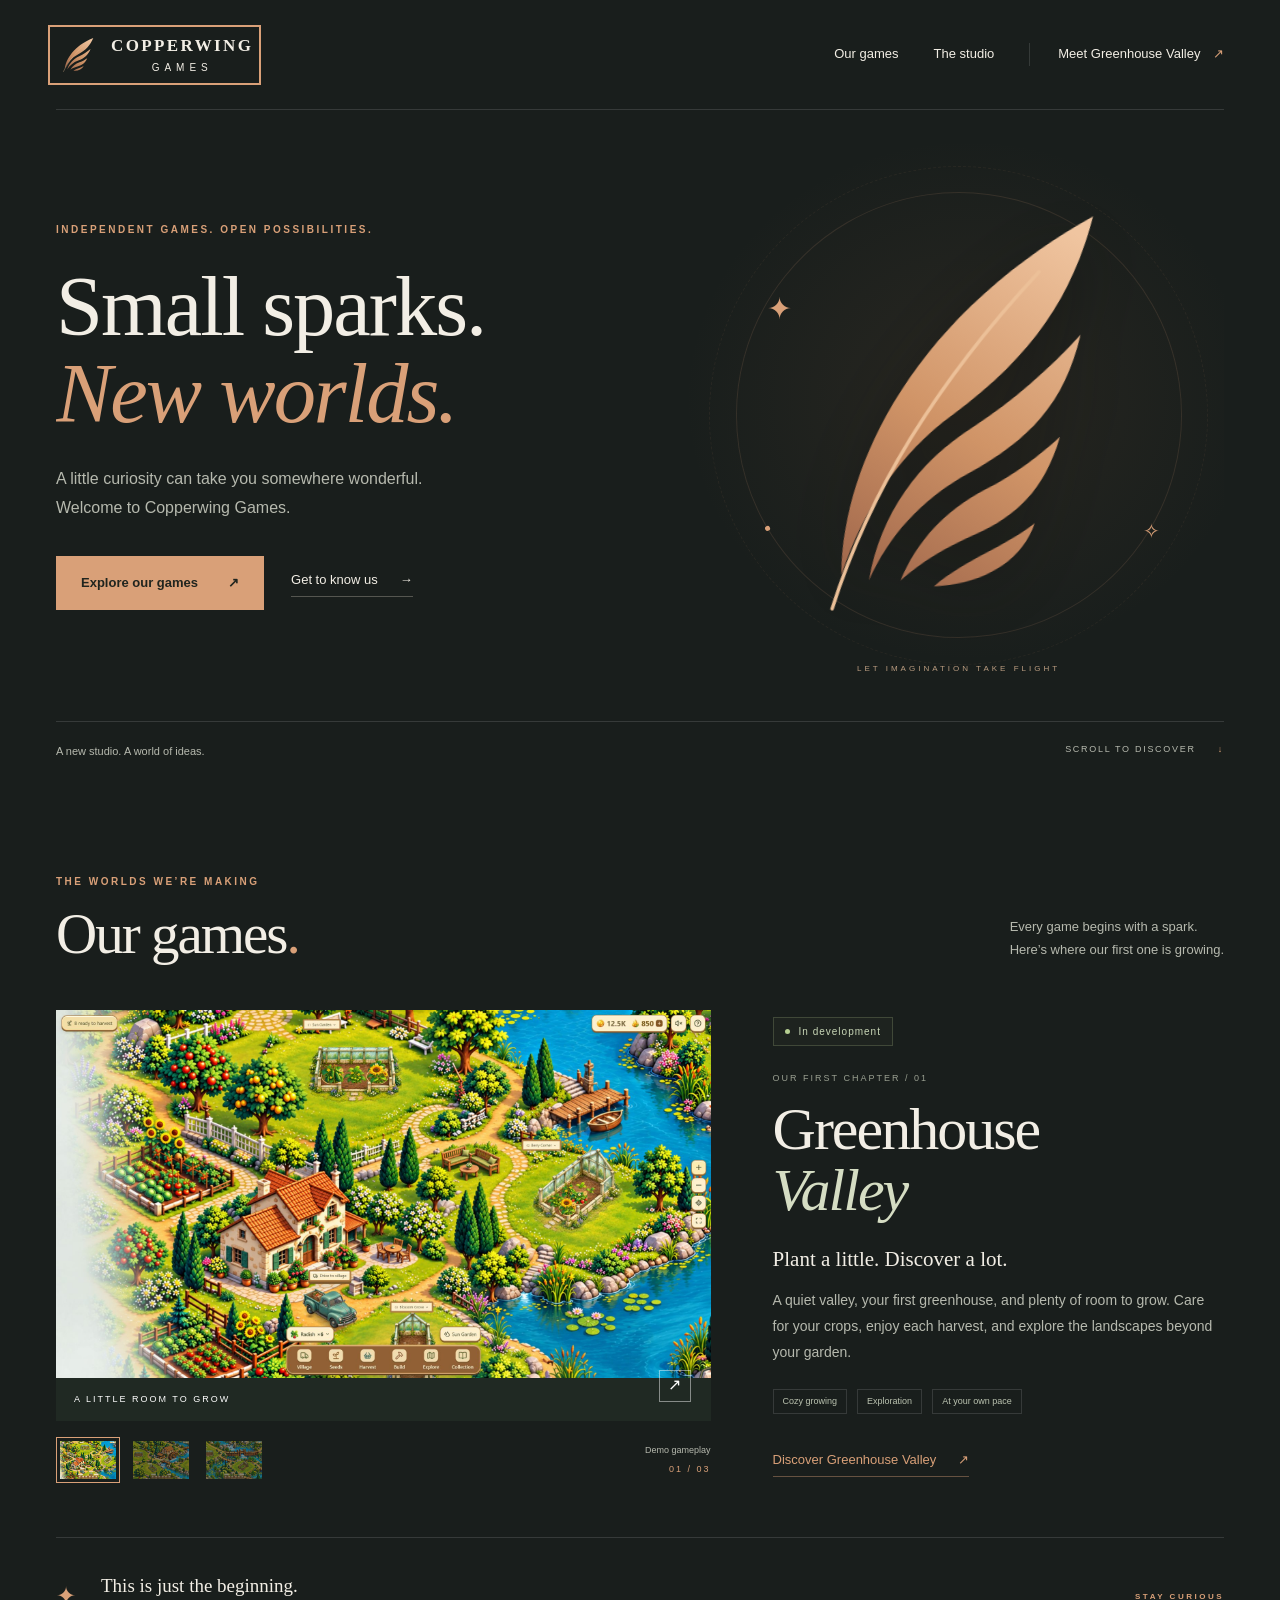
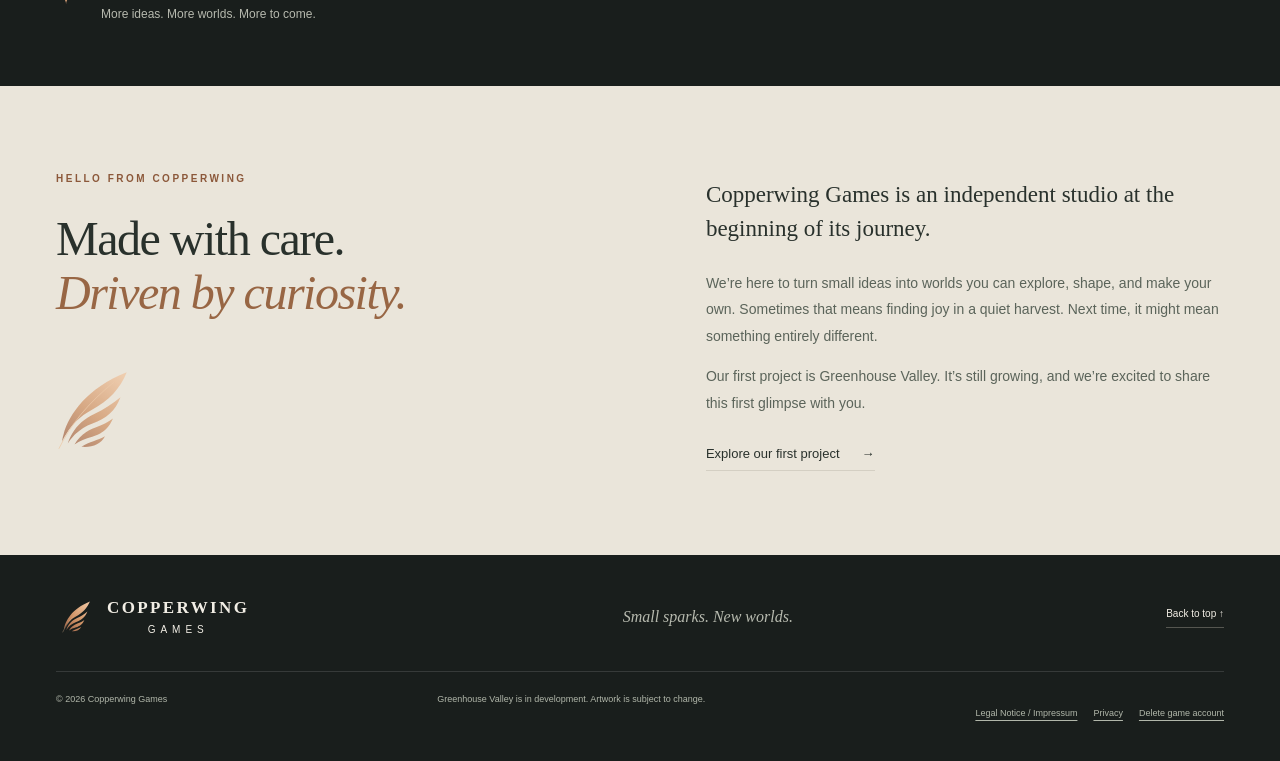
<file: index.html>
<!doctype html>
<html lang="en">
<head>
<meta charset="utf-8"><meta name="viewport" content="width=device-width,initial-scale=1">
<title>Copperwing Games — Small sparks. New worlds.</title>
<meta name="description" content="Welcome to Copperwing Games. Discover our worlds, starting with Greenhouse Valley, a cozy greenhouse game currently in development.">
<meta name="theme-color" content="#191e1c"><meta property="og:title" content="Copperwing Games"><meta property="og:description" content="Small sparks. New worlds. Discover Greenhouse Valley, currently in development."><meta property="og:type" content="website">
<link rel="icon" href="assets/wing.svg" type="image/svg+xml"><link rel="stylesheet" href="style.css"><script src="app.js" defer></script>
</head>
<body id="top">
<div class="brand-intro" hidden aria-label="Welcome to Copperwing Games">
  <div class="intro-glow" aria-hidden="true"></div>
  <div class="intro-flight" aria-hidden="true"><img src="assets/wing.svg" width="260" height="260" alt=""></div>
  <div class="intro-wordmark" aria-hidden="true">COPPERWING<span>GAMES</span><p>Let imagination take flight.</p></div>
  <button class="intro-skip" type="button">Skip intro <span aria-hidden="true">↗</span></button>
</div>
<a class="skip" href="#main">Skip to content</a>
<header class="header wrap"><a class="brand" href="#top" aria-label="Copperwing Games home"><img src="assets/wing.svg" width="44" height="44" alt=""><span>COPPERWING<small>GAMES</small></span></a><nav aria-label="Main navigation"><a href="#projects">Our games</a><a href="#studio">The studio</a><a class="nav-feature" href="https://greenhousevalley.net/">Meet Greenhouse Valley <span aria-hidden="true">↗</span></a></nav></header>
<main id="main">
<section class="hero wrap" aria-labelledby="hero-title">
<div class="hero-copy"><p class="eyebrow">INDEPENDENT GAMES. OPEN POSSIBILITIES.</p><h1 id="hero-title">Small sparks.<br><em>New worlds.</em></h1><p class="intro">A little curiosity can take you somewhere wonderful.<br class="desktop"> Welcome to Copperwing Games.</p><div class="hero-actions"><a class="button" href="#projects">Explore our games <span aria-hidden="true">↗</span></a><a class="text-link" href="#studio">Get to know us <span aria-hidden="true">→</span></a></div></div>
<div class="hero-art" aria-hidden="true"><div class="orbit orbit-one"></div><div class="orbit orbit-two"></div><span class="star star-one">✦</span><span class="star star-two">✧</span><img src="assets/wing.svg" width="440" height="440" alt=""><span class="art-caption">LET IMAGINATION TAKE FLIGHT</span></div>
<div class="hero-bottom"><span>A new studio. A world of ideas.</span><a href="#projects">SCROLL TO DISCOVER <span aria-hidden="true">↓</span></a></div>
</section>
<section class="projects wrap" id="projects" aria-labelledby="projects-title">
<div class="section-heading"><div><p class="eyebrow">THE WORLDS WE’RE MAKING</p><h2 id="projects-title">Our games<span class="copper">.</span></h2></div><p>Every game begins with a spark.<br>Here’s where our first one is growing.</p></div>
<article class="game-feature" aria-labelledby="game-title">
<div class="gallery" data-gallery>
<button class="gallery-main" data-enlarge aria-label="Enlarge the Greenhouse Valley screenshot"><img class="gallery-image" src="assets/greenhouse-starter.webp" alt="Starter farmhouse and planted standard greenhouses with the game interface visible" width="1920" height="1080"><span class="image-label">A LITTLE ROOM TO GROW</span><span class="expand-icon" aria-hidden="true">↗</span></button>
<div class="gallery-controls"><div class="gallery-tabs" role="group" aria-label="Choose a gameplay screenshot"><button class="thumb active" data-image="assets/greenhouse-starter.webp" data-alt="Starter farmhouse and planted standard greenhouses with the game interface visible" data-caption="A little room to grow" aria-label="Show the starter garden" aria-pressed="true"><img src="assets/greenhouse-starter.webp" alt="" width="80" height="50"></button><button class="thumb" data-image="assets/greenhouse-watermill.webp" data-alt="Watermill and Copper Art Nouveau greenhouse with crops at different growth stages" data-caption="Life by the watermill" aria-label="Show the watermill" aria-pressed="false"><img src="assets/greenhouse-watermill.webp" alt="" width="80" height="50" loading="lazy"></button><button class="thumb" data-image="assets/greenhouse-sluice.webp" data-alt="Water sluice and Woodland Atelier greenhouse growing rice and taro" data-caption="A quiet corner of the wetlands" aria-label="Show the water sluice" aria-pressed="false"><img src="assets/greenhouse-sluice.webp" alt="" width="80" height="50" loading="lazy"></button></div><span class="gallery-note">Demo gameplay <span data-count>01 / 03</span></span></div>
</div>
<div class="game-copy"><span class="status"><span></span> In development</span><p class="project-number">OUR FIRST CHAPTER / 01</p><h3 id="game-title">Greenhouse<br><em>Valley</em></h3><p class="game-tagline">Plant a little. Discover a lot.</p><p>A quiet valley, your first greenhouse, and plenty of room to grow. Care for your crops, enjoy each harvest, and explore the landscapes beyond your garden.</p><ul class="tags" aria-label="Game themes"><li>Cozy growing</li><li>Exploration</li><li>At your own pace</li></ul><a class="text-link copper-link" href="https://greenhousevalley.net/">Discover Greenhouse Valley <span aria-hidden="true">↗</span></a></div>
</article>
<div class="next-chapter"><span class="small-wing" aria-hidden="true">✦</span><p>This is just the beginning.<span>More ideas. More worlds. More to come.</span></p><span class="chapter-line" aria-hidden="true"></span><span class="eyebrow">STAY CURIOUS</span></div>
</section>
<section class="studio" id="studio" aria-labelledby="studio-title"><div class="wrap studio-inner"><div class="studio-heading"><p class="eyebrow">HELLO FROM COPPERWING</p><h2 id="studio-title">Made with care.<br><em>Driven by curiosity.</em></h2><img src="assets/wing.svg" alt="" width="100" height="100" loading="lazy"></div><div class="studio-copy"><p class="large-copy">Copperwing Games is an independent studio at the beginning of its journey.</p><p>We’re here to turn small ideas into worlds you can explore, shape, and make your own. Sometimes that means finding joy in a quiet harvest. Next time, it might mean something entirely different.</p><p>Our first project is Greenhouse Valley. It’s still growing, and we’re excited to share this first glimpse with you.</p><a class="text-link" href="https://greenhousevalley.net/">Explore our first project <span aria-hidden="true">→</span></a></div></div></section>
</main>
<footer class="footer wrap"><div class="footer-top"><a class="brand" href="#top"><img src="assets/wing.svg" width="40" height="40" alt=""><span>COPPERWING<small>GAMES</small></span></a><p>Small sparks. New worlds.</p><a class="text-link" href="#top">Back to top ↑</a></div><div class="footer-bottom"><span>© 2026 Copperwing Games</span><span>Greenhouse Valley is in development. Artwork is subject to change.</span><nav class="legal-footer" aria-label="Privacy and account"><a href="impressum/">Legal Notice / Impressum</a><a href="greenhouse-valley/privacy/">Privacy</a><a href="greenhouse-valley/delete-account/">Delete game account</a></nav></div></footer>
<dialog class="lightbox" aria-label="Greenhouse Valley artwork"><button class="close" aria-label="Close artwork">×</button><img alt=""><p></p></dialog>
</body></html>
</file>
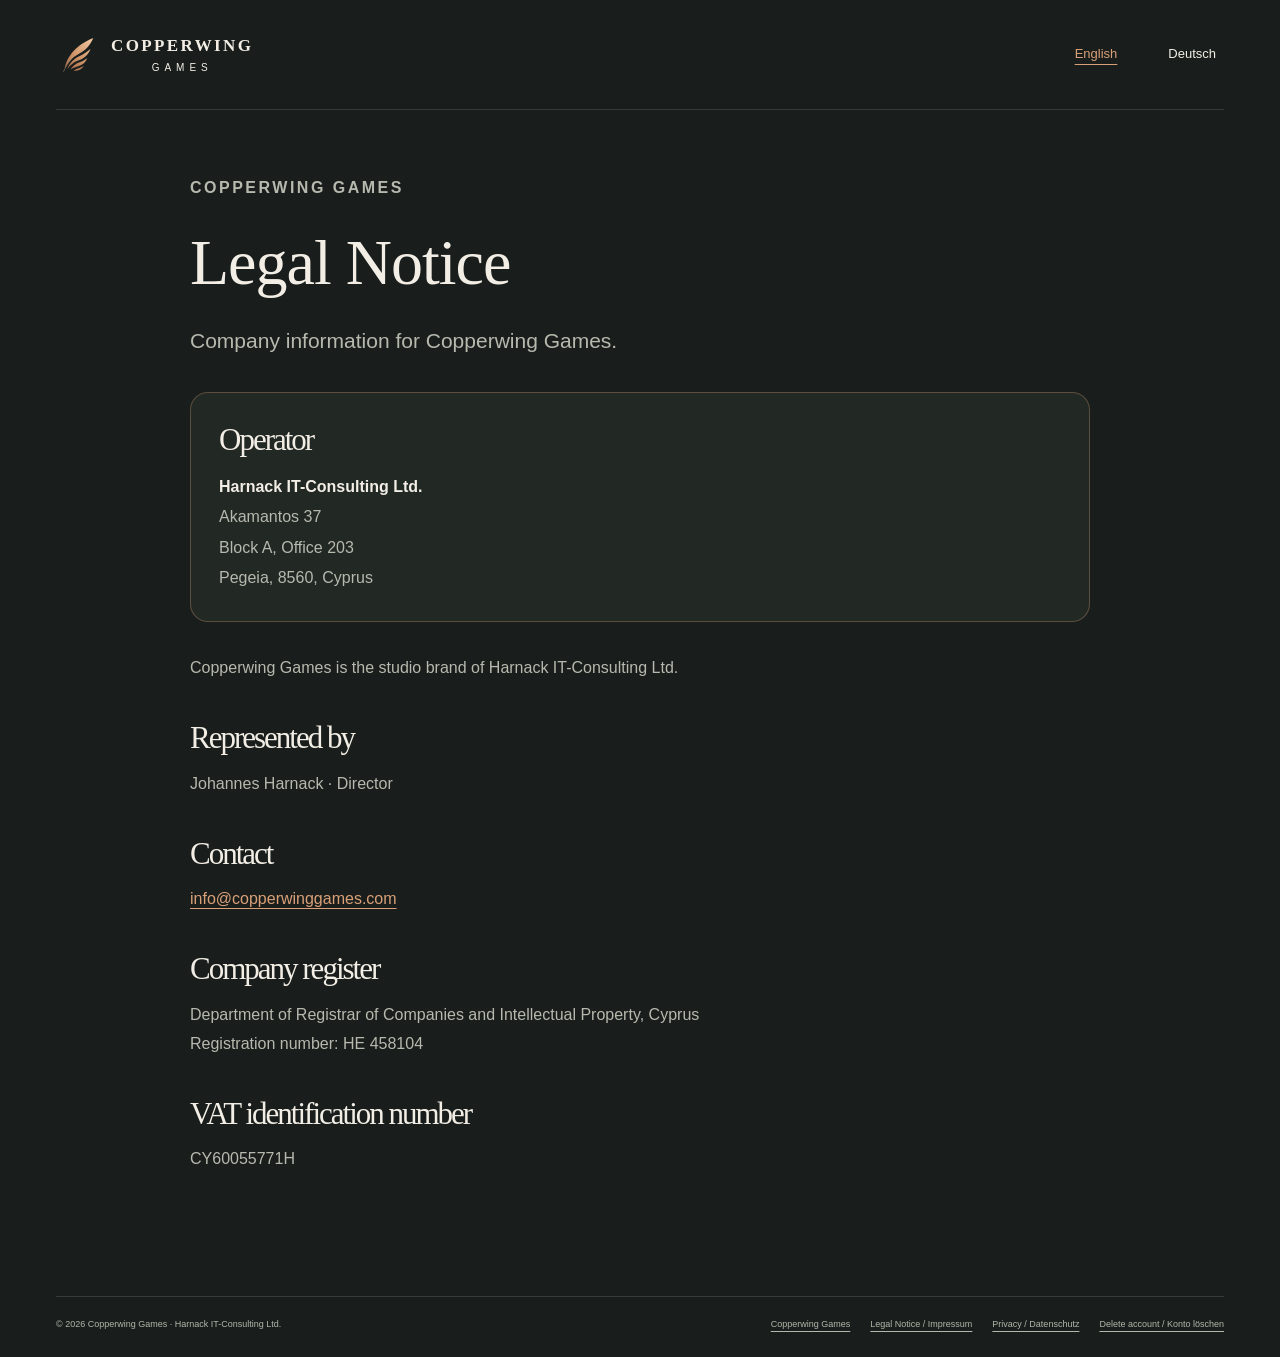
<file: impressum/index.html>
<!doctype html><html lang="en"><head><meta charset="utf-8"><meta name="viewport" content="width=device-width,initial-scale=1"><title>Legal Notice / Impressum · Copperwing Games</title><meta name="description" content="Company and contact details for Copperwing Games, operated by Harnack IT-Consulting Ltd."><meta name="theme-color" content="#191e1c"><link rel="icon" href="../assets/wing.svg" type="image/svg+xml"><link rel="stylesheet" href="../style.css"><link rel="stylesheet" href="../legal.css"><script src="../legal.js" defer></script></head><body><a class="skip" href="#main">Skip to content</a><header class="header wrap legal-header"><a class="brand" href="../" aria-label="Copperwing Games home"><img src="../assets/wing.svg" width="44" height="44" alt=""><span>COPPERWING<small>GAMES</small></span></a><nav aria-label="Language"><a href="#en" data-language="en" lang="en">English</a><a href="#de" data-language="de" lang="de">Deutsch</a></nav></header><main id="main" class="legal-page wrap"><article id="de" lang="de" data-content-language="de"><p class="eyebrow">COPPERWING GAMES</p><h1>Impressum</h1><p class="legal-lead">Angaben zum Betreiber von Copperwing Games.</p><div class="legal-card"><h2>Betreiber</h2><address><strong>Harnack IT-Consulting Ltd.</strong><br>Akamantos 37<br>Block A, Office 203<br>Pegeia, 8560, Cyprus</address></div><p>Copperwing Games ist der Markenauftritt von Harnack IT-Consulting Ltd.</p><h2>Vertreten durch</h2><p>Johannes Harnack · Director</p><h2>Kontakt</h2><p><a href="mailto:info@copperwinggames.com">info@copperwinggames.com</a></p><h2>Unternehmensregister</h2><p>Department of Registrar of Companies and Intellectual Property, Cyprus<br>Registrierungsnummer: ΗΕ 458104</p><h2>Umsatzsteuer-Identifikationsnummer</h2><p>CY60055771H</p></article><article id="en" lang="en" data-content-language="en"><p class="eyebrow">COPPERWING GAMES</p><h1>Legal Notice</h1><p class="legal-lead">Company information for Copperwing Games.</p><div class="legal-card"><h2>Operator</h2><address><strong>Harnack IT-Consulting Ltd.</strong><br>Akamantos 37<br>Block A, Office 203<br>Pegeia, 8560, Cyprus</address></div><p>Copperwing Games is the studio brand of Harnack IT-Consulting Ltd.</p><h2>Represented by</h2><p>Johannes Harnack · Director</p><h2>Contact</h2><p><a href="mailto:info@copperwinggames.com">info@copperwinggames.com</a></p><h2>Company register</h2><p>Department of Registrar of Companies and Intellectual Property, Cyprus<br>Registration number: ΗΕ 458104</p><h2>VAT identification number</h2><p>CY60055771H</p></article></main><footer class="footer wrap"><div class="footer-bottom"><span>© 2026 Copperwing Games · Harnack IT-Consulting Ltd.</span><nav aria-label="Legal"><a href="../">Copperwing Games</a><a href="./">Legal Notice / Impressum</a><a href="../greenhouse-valley/privacy/">Privacy / Datenschutz</a><a href="../greenhouse-valley/delete-account/">Delete account / Konto löschen</a></nav></div></footer></body></html>
</file>
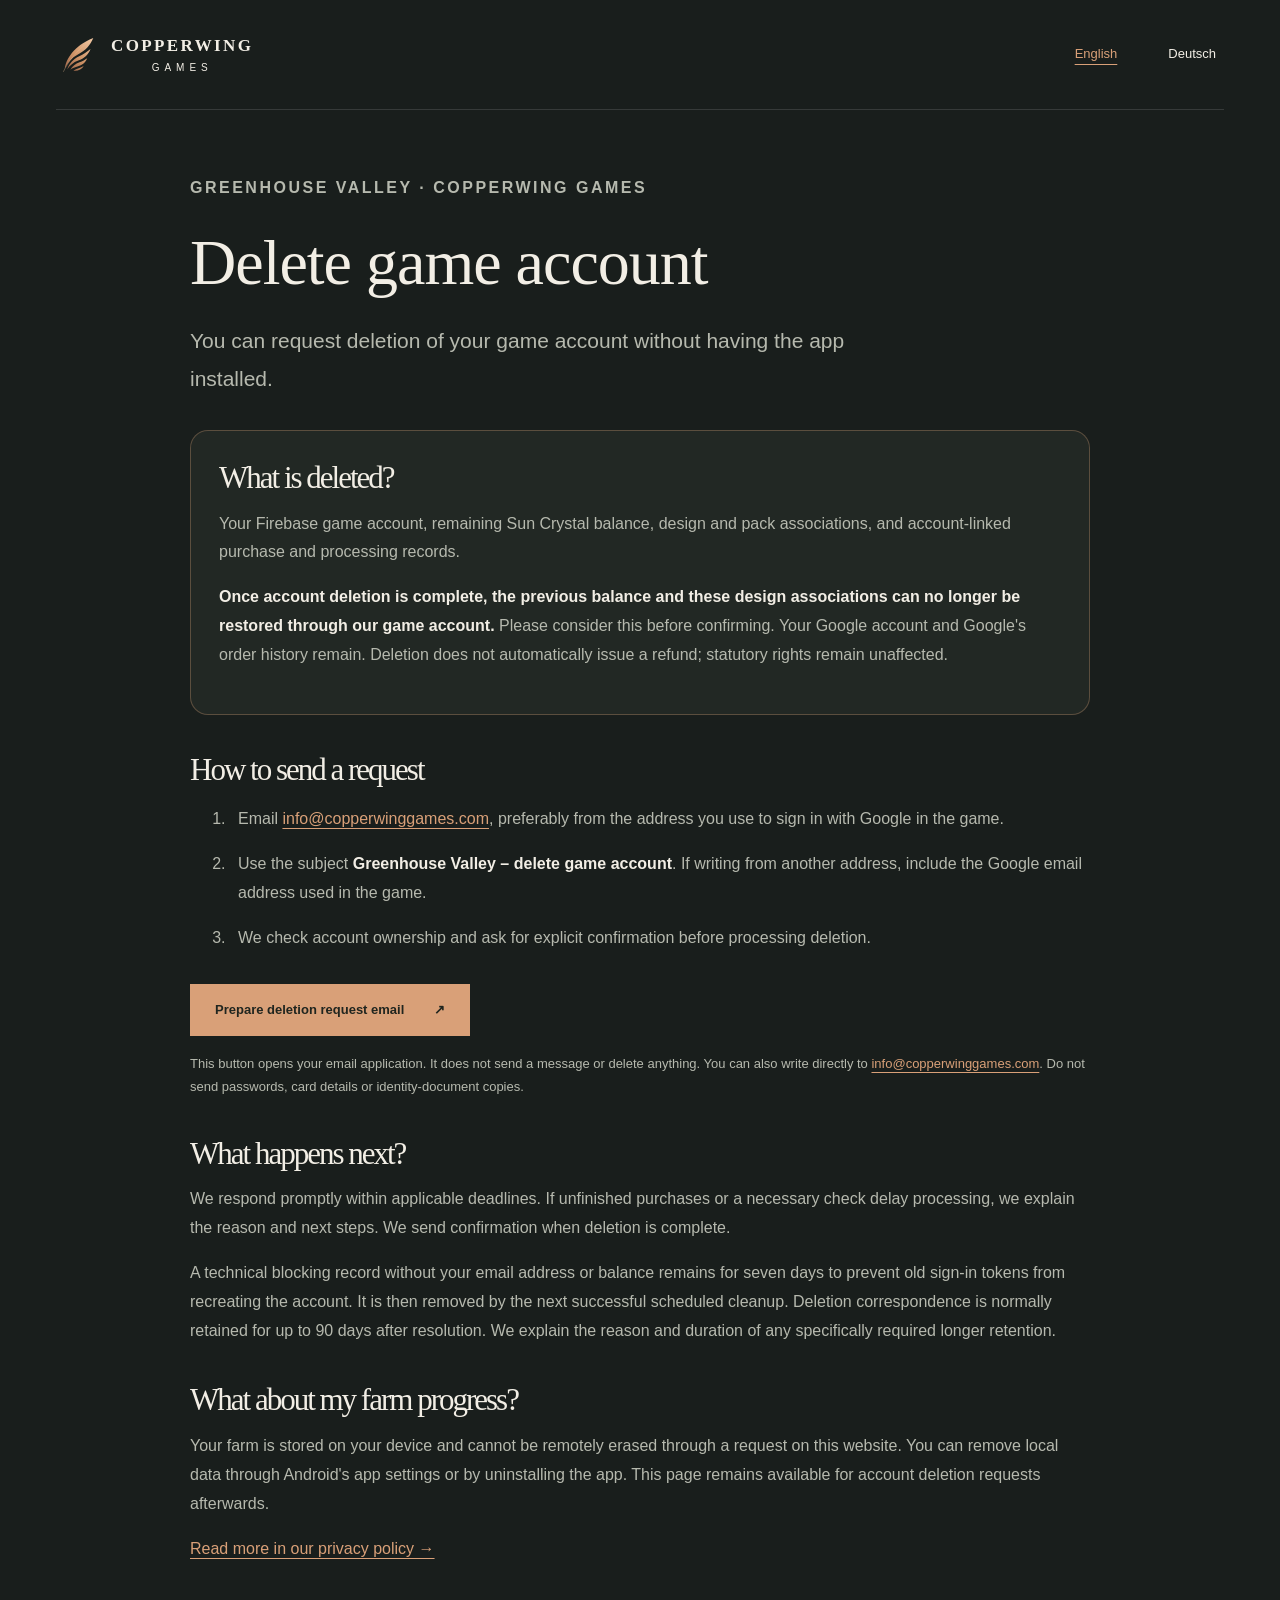
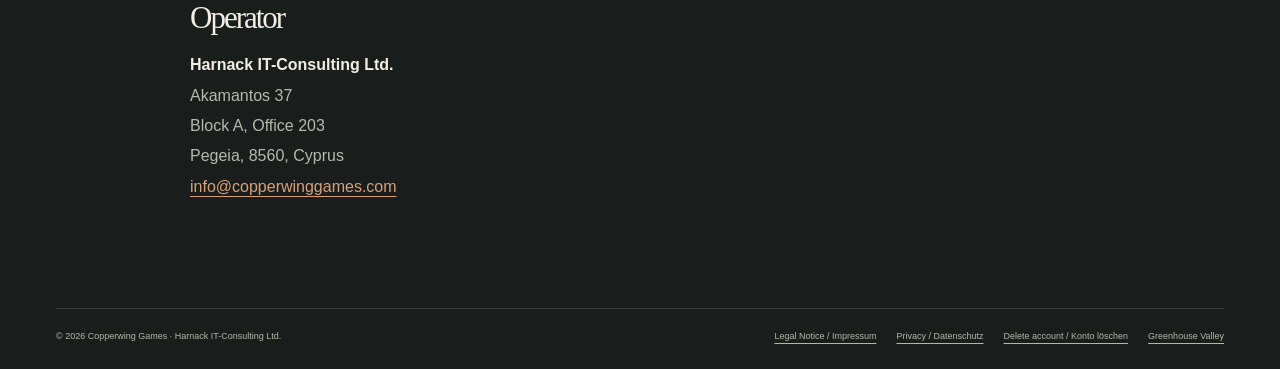
<file: greenhouse-valley/delete-account/index.html>
<!doctype html><html lang="en"><head><meta charset="utf-8"><meta name="viewport" content="width=device-width,initial-scale=1"><title>Delete game account · Greenhouse Valley · Copperwing Games</title><meta name="description" content="Delete game account for Greenhouse Valley by Copperwing Games. Contact, data handling and account deletion."><meta name="theme-color" content="#191e1c"><link rel="icon" href="../../assets/wing.svg" type="image/svg+xml"><link rel="stylesheet" href="../../style.css"><link rel="stylesheet" href="../../legal.css"><script src="../../legal.js" defer></script></head><body><a class="skip" href="#main">Skip to content</a><header class="header wrap legal-header"><a class="brand" href="../../" aria-label="Copperwing Games home"><img src="../../assets/wing.svg" width="44" height="44" alt=""><span>COPPERWING<small>GAMES</small></span></a><nav aria-label="Language"><a href="#en" data-language="en" lang="en">English</a><a href="#de" data-language="de" lang="de">Deutsch</a></nav></header><main id="main" class="legal-page wrap"><article id="de" lang="de" data-content-language="de"><p class="eyebrow">GREENHOUSE VALLEY · COPPERWING GAMES</p><h1>Spielkonto löschen</h1><p class="legal-lead">Du kannst die Löschung deines Spielkontos auch ohne installierte App anfordern.</p>
  <div class="legal-card"><h2>Was wird gelöscht?</h2><p>Dein Firebase-Spielkonto, das verbleibende Sonnenkristall-Guthaben, die Zuordnung deiner Designs und Pakete sowie kontobezogene Kauf- und Bearbeitungsdaten.</p><p><strong>Nach abgeschlossener Kontolöschung können das bisherige Guthaben und diese Designzuordnungen nicht mehr über unser Spielkonto wiederhergestellt werden.</strong> Bitte prüfe diese Folge vor deiner Bestätigung. Dein Google-Konto und Googles Bestellhistorie bleiben bestehen. Eine Löschung löst keine automatische Erstattung aus; gesetzliche Ansprüche bleiben unberührt.</p></div>
  <h2>So sendest du eine Anfrage</h2><ol><li>Schreibe an <a href="mailto:info@copperwinggames.com">info@copperwinggames.com</a>, möglichst von der E-Mail-Adresse, mit der du dich im Spiel bei Google angemeldet hast.</li><li>Nenne im Betreff <strong>Greenhouse Valley – Spielkonto löschen</strong>. Wenn deine Absenderadresse abweicht, gib die im Spiel verwendete Google-E-Mail-Adresse an.</li><li>Wir prüfen die Zuordnung und bitten dich um eine ausdrückliche Bestätigung. Erst danach wird die Löschung bearbeitet.</li></ol>
  <p><a class="button" href="mailto:info@copperwinggames.com?subject=Greenhouse%20Valley%20%E2%80%93%20Spielkonto%20l%C3%B6schen&amp;body=Hallo%20Copperwing%20Games%2C%0A%0Aich%20m%C3%B6chte%20die%20L%C3%B6schung%20meines%20Greenhouse-Valley-Spielkontos%20anfordern.%0AMeine%20Google-E-Mail-Adresse%20im%20Spiel%3A%20%0A%0ABitte%20sendet%20mir%20die%20Schritte%20zur%20Identit%C3%A4tspr%C3%BCfung%20und%20endg%C3%BCltigen%20Best%C3%A4tigung.">Löschanfrage per E-Mail vorbereiten <span aria-hidden="true">↗</span></a></p><p class="legal-hint">Die Schaltfläche öffnet dein E-Mail-Programm. Sie sendet noch keine Nachricht und löscht nichts. Du kannst auch selbst an <a href="mailto:info@copperwinggames.com">info@copperwinggames.com</a> schreiben. Sende keine Passwörter, Kreditkartendaten oder Ausweiskopien.</p>
  <h2>Was passiert danach?</h2><p>Wir antworten zeitnah innerhalb der geltenden Fristen. Falls offene Käufe oder eine notwendige Prüfung die Bearbeitung verzögern, informieren wir dich über den Grund und die nächsten Schritte. Nach Abschluss erhältst du eine Bestätigung.</p><p>Ein technischer Sperrvermerk ohne E-Mail-Adresse oder Guthaben bleibt sieben Tage bestehen, damit alte Anmeldetokens kein Konto wiederherstellen. Danach wird er beim nächsten erfolgreichen regulären Bereinigungslauf entfernt. Unsere Löschkorrespondenz wird normalerweise bis zu 90 Tage nach Abschluss aufbewahrt. Für konkret erforderliche längere Aufbewahrung erläutern wir Grund und Dauer.</p>
  <h2>Und mein Farmspielstand?</h2><p>Deine Farm ist lokal auf deinem Gerät gespeichert und wird durch eine Anfrage auf dieser Webseite nicht aus der Ferne gelöscht. Du kannst die lokalen Daten über die Android-App-Einstellungen löschen oder die App deinstallieren. Die Webseite bleibt auch danach für Kontolöschanfragen erreichbar.</p>
  <p><a href="../privacy/#de">Mehr zur Datenverarbeitung in der Datenschutzerklärung →</a></p><div class="legal-contact"><h2>Betreiber</h2><address><strong>Harnack IT-Consulting Ltd.</strong><br>Akamantos 37<br>Block A, Office 203<br>Pegeia, 8560, Cyprus<br><a href="mailto:info@copperwinggames.com">info@copperwinggames.com</a></address></div></article><article id="en" lang="en" data-content-language="en"><p class="eyebrow">GREENHOUSE VALLEY · COPPERWING GAMES</p><h1>Delete game account</h1><p class="legal-lead">You can request deletion of your game account without having the app installed.</p>
  <div class="legal-card"><h2>What is deleted?</h2><p>Your Firebase game account, remaining Sun Crystal balance, design and pack associations, and account-linked purchase and processing records.</p><p><strong>Once account deletion is complete, the previous balance and these design associations can no longer be restored through our game account.</strong> Please consider this before confirming. Your Google account and Google's order history remain. Deletion does not automatically issue a refund; statutory rights remain unaffected.</p></div>
  <h2>How to send a request</h2><ol><li>Email <a href="mailto:info@copperwinggames.com">info@copperwinggames.com</a>, preferably from the address you use to sign in with Google in the game.</li><li>Use the subject <strong>Greenhouse Valley – delete game account</strong>. If writing from another address, include the Google email address used in the game.</li><li>We check account ownership and ask for explicit confirmation before processing deletion.</li></ol>
  <p><a class="button" href="mailto:info@copperwinggames.com?subject=Greenhouse%20Valley%20%E2%80%93%20delete%20game%20account&amp;body=Hello%20Copperwing%20Games%2C%0A%0AI%20would%20like%20to%20request%20deletion%20of%20my%20Greenhouse%20Valley%20game%20account.%0AMy%20Google%20sign-in%20email%20address%20in%20the%20game%3A%20%0A%0APlease%20send%20the%20steps%20for%20ownership%20verification%20and%20final%20confirmation.">Prepare deletion request email <span aria-hidden="true">↗</span></a></p><p class="legal-hint">This button opens your email application. It does not send a message or delete anything. You can also write directly to <a href="mailto:info@copperwinggames.com">info@copperwinggames.com</a>. Do not send passwords, card details or identity-document copies.</p>
  <h2>What happens next?</h2><p>We respond promptly within applicable deadlines. If unfinished purchases or a necessary check delay processing, we explain the reason and next steps. We send confirmation when deletion is complete.</p><p>A technical blocking record without your email address or balance remains for seven days to prevent old sign-in tokens from recreating the account. It is then removed by the next successful scheduled cleanup. Deletion correspondence is normally retained for up to 90 days after resolution. We explain the reason and duration of any specifically required longer retention.</p>
  <h2>What about my farm progress?</h2><p>Your farm is stored on your device and cannot be remotely erased through a request on this website. You can remove local data through Android's app settings or by uninstalling the app. This page remains available for account deletion requests afterwards.</p>
  <p><a href="../privacy/#en">Read more in our privacy policy →</a></p><div class="legal-contact"><h2>Operator</h2><address><strong>Harnack IT-Consulting Ltd.</strong><br>Akamantos 37<br>Block A, Office 203<br>Pegeia, 8560, Cyprus<br><a href="mailto:info@copperwinggames.com">info@copperwinggames.com</a></address></div></article></main><footer class="footer wrap"><div class="footer-bottom"><span>© 2026 Copperwing Games · Harnack IT-Consulting Ltd.</span><nav aria-label="Legal"><a href="../../impressum/">Legal Notice / Impressum</a><a href="../privacy/">Privacy / Datenschutz</a><a href="../delete-account/">Delete account / Konto löschen</a><a href="../">Greenhouse Valley</a></nav></div></footer></body></html>
</file>
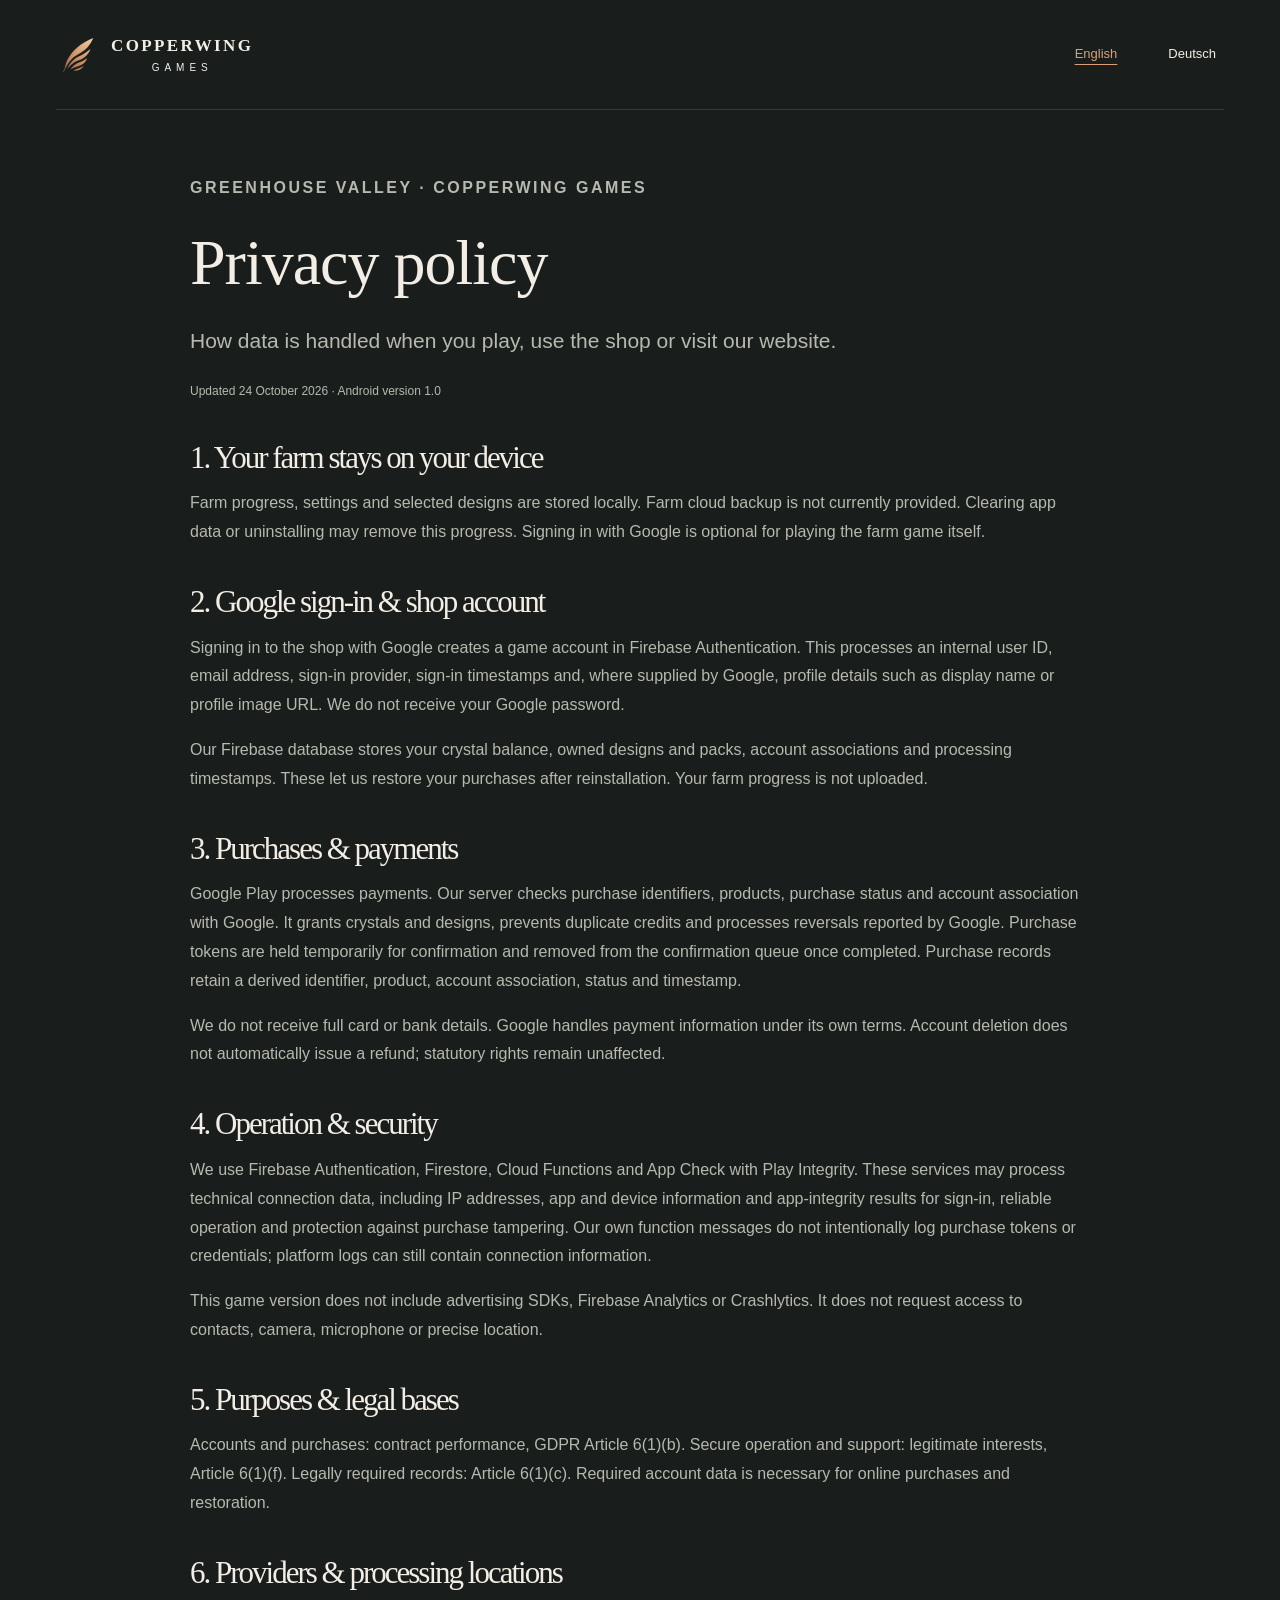
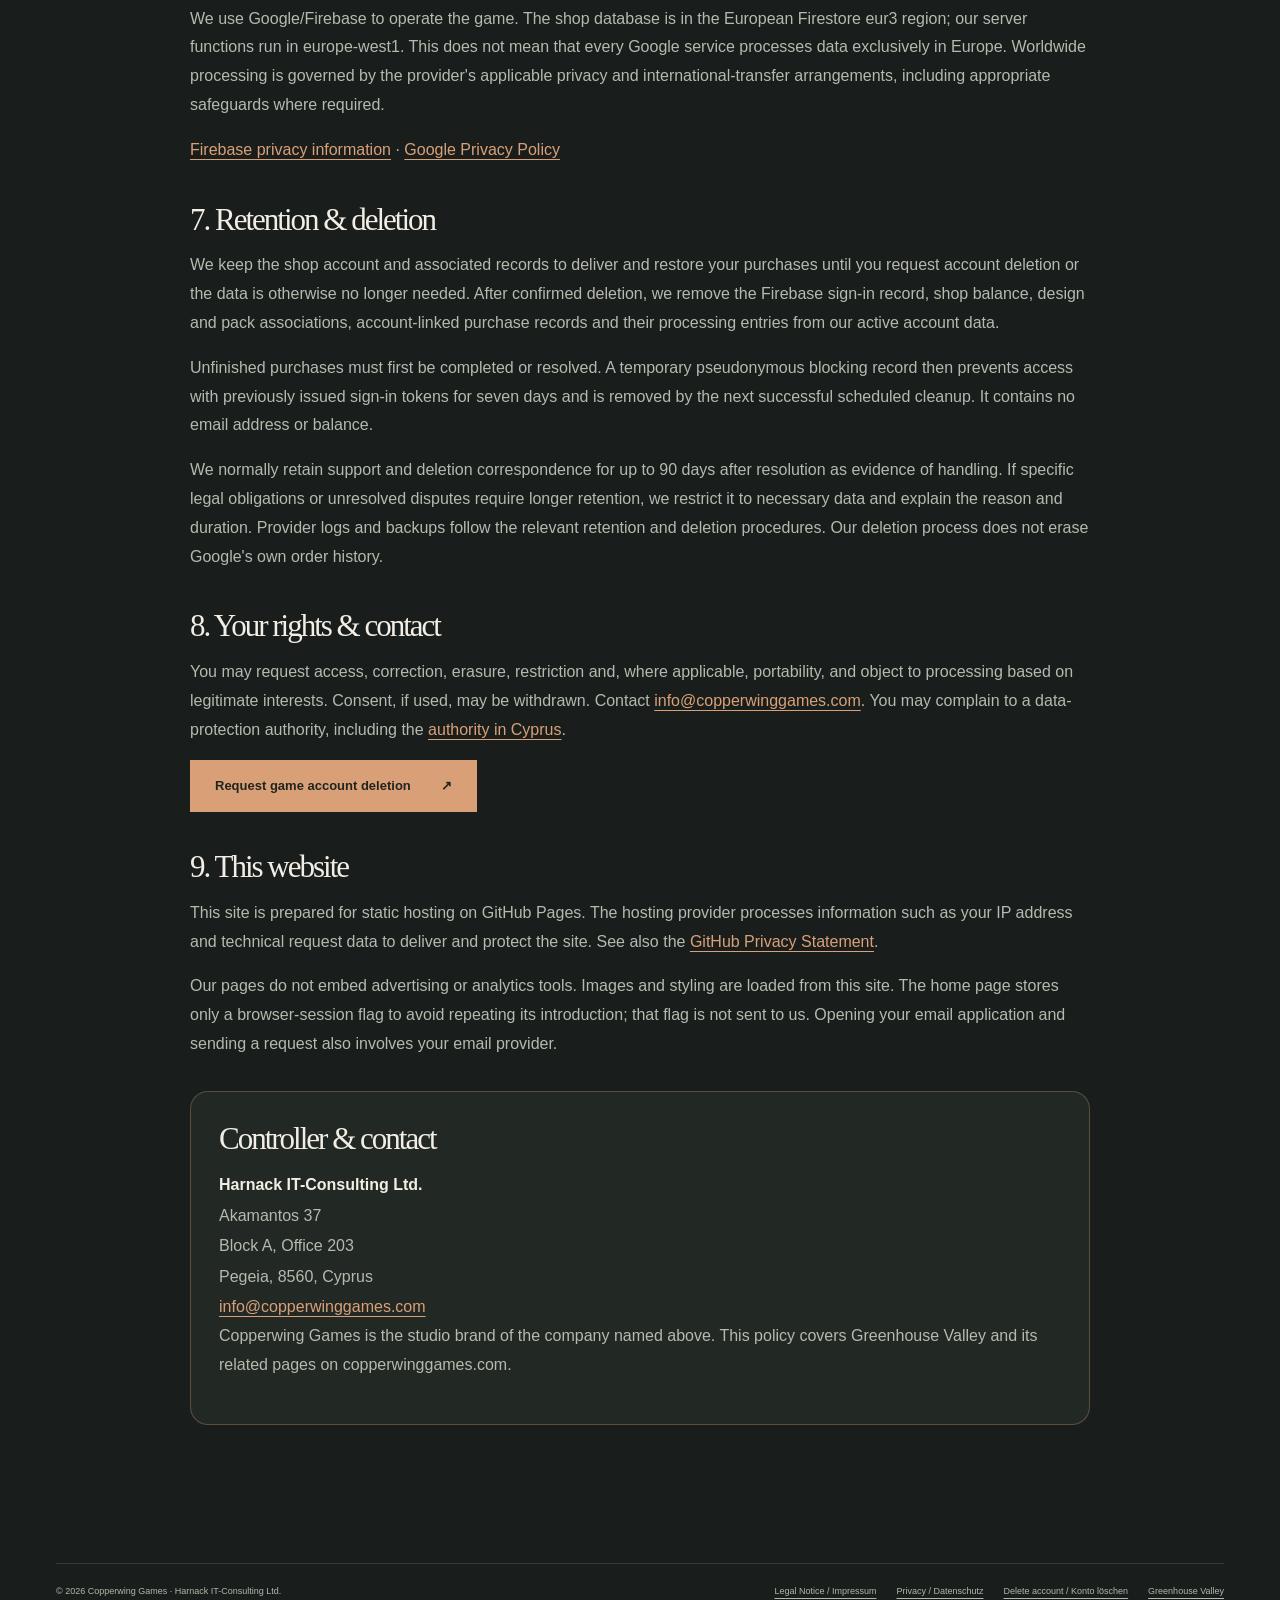
<file: greenhouse-valley/privacy/index.html>
<!doctype html><html lang="en"><head><meta charset="utf-8"><meta name="viewport" content="width=device-width,initial-scale=1"><title>Privacy policy · Greenhouse Valley · Copperwing Games</title><meta name="description" content="Privacy policy for Greenhouse Valley by Copperwing Games. Contact, data handling and account deletion."><meta name="theme-color" content="#191e1c"><link rel="icon" href="../../assets/wing.svg" type="image/svg+xml"><link rel="stylesheet" href="../../style.css"><link rel="stylesheet" href="../../legal.css"><script src="../../legal.js" defer></script></head><body><a class="skip" href="#main">Skip to content</a><header class="header wrap legal-header"><a class="brand" href="../../" aria-label="Copperwing Games home"><img src="../../assets/wing.svg" width="44" height="44" alt=""><span>COPPERWING<small>GAMES</small></span></a><nav aria-label="Language"><a href="#en" data-language="en" lang="en">English</a><a href="#de" data-language="de" lang="de">Deutsch</a></nav></header><main id="main" class="legal-page wrap"><article id="de" lang="de" data-content-language="de"><p class="eyebrow">GREENHOUSE VALLEY · COPPERWING GAMES</p><h1>Datenschutzerklärung</h1><p class="legal-lead">Welche Daten beim Spielen, bei Shopkäufen und auf unserer Webseite verarbeitet werden.</p>
  <p class="legal-date">Stand: 24. Oktober 2026 · Android-Version 1.0</p>
  
  <h2>1. Deine Farm bleibt auf deinem Gerät</h2><p>Farmfortschritt, Einstellungen und ausgewählte Designs werden lokal gespeichert. Es gibt derzeit keine Cloud-Sicherung des Farmspielstands. Ein Löschen der App-Daten oder eine Deinstallation kann diesen Fortschritt entfernen. Eine Google-Anmeldung ist für das Farmspiel selbst optional.</p>
  <h2>2. Google-Anmeldung & Shopkonto</h2><p>Wenn du dich im Shop mit Google anmeldest, legt Firebase Authentication ein Spielkonto an. Dabei werden eine interne Nutzerkennung, deine E-Mail-Adresse, der Anmeldedienst, Anmeldezeitpunkte und gegebenenfalls von Google bereitgestellte Profildaten wie Anzeigename oder Profilbildadresse verarbeitet. Dein Google-Passwort erhalten wir nicht.</p><p>In unserer Firebase-Datenbank speichern wir das Kristallguthaben, freigeschaltete Designs und Pakete, Kontozuordnungen und Bearbeitungszeitpunkte. Damit können wir deine Käufe nach einer Neuinstallation wieder zuordnen. Dein Farmspielstand wird dabei nicht hochgeladen.</p>
  <h2>3. Käufe & Zahlungsabwicklung</h2><p>Google Play wickelt die Zahlung ab. Unser Server prüft Kaufkennungen, Produkt, Kaufzustand und Kontozuordnung bei Google. Er bucht Kristalle und Designs, verhindert doppelte Gutschriften und verarbeitet von Google gemeldete Rückabwicklungen. Vorübergehend speichern wir Kauf-Tokens für die Bestätigung; nach erfolgreichem Abschluss werden diese Tokens aus der Bestätigungswarteschlange entfernt. Kaufbuchungen enthalten weiterhin eine abgeleitete Kennung sowie Produkt, Zuordnung, Status und Zeitpunkt.</p><p>Vollständige Karten- oder Bankdaten erhalten wir nicht. Google verarbeitet Zahlungsdaten nach seinen eigenen Bedingungen. Eine Kontolöschung ist keine automatische Erstattung; gesetzliche Ansprüche bleiben unberührt.</p>
  <h2>4. Technischer Betrieb & Sicherheit</h2><p>Wir verwenden Firebase Authentication, Firestore, Cloud Functions und App Check mit Play Integrity. Dabei können technische Verbindungsdaten, insbesondere IP-Adressen, App- und Geräteinformationen sowie Prüfergebnisse zur App-Integrität verarbeitet werden. Dies dient Anmeldung, sicherem Betrieb und dem Schutz vor manipulierten Käufen. Unsere eigenen Funktionsmeldungen enthalten keine absichtlich protokollierten Kauf-Tokens oder Zugangsdaten; technische Plattformprotokolle können dennoch Verbindungsdaten enthalten.</p><p>In dieser Spielversion sind keine Werbe-SDKs, Firebase Analytics oder Crashlytics eingebaut. Das Spiel fordert keinen Zugriff auf Kontakte, Kamera, Mikrofon oder den genauen Standort an.</p>
  <h2>5. Zwecke & Rechtsgrundlagen</h2><p>Konto und Käufe: Vertragserfüllung, Art. 6 Abs. 1 b DSGVO. Sicherer Betrieb und Support: berechtigte Interessen, Art. 6 Abs. 1 f. Gesetzlich erforderliche Nachweise: Art. 6 Abs. 1 c. Ohne erforderliche Kontodaten sind Onlinekäufe und Wiederherstellung nicht möglich.</p>
  <h2>6. Dienstleister & Verarbeitungsorte</h2><p>Für den Spielbetrieb nutzen wir Google/Firebase. Die Shopdatenbank befindet sich in der europäischen Firestore-Region eur3; unsere Serverfunktionen laufen in europe-west1. Das bedeutet nicht, dass sämtliche Google-Dienste ausschließlich in Europa verarbeiten. Bei weltweiter Verarbeitung gelten die jeweiligen Datenschutz- und Übermittlungsregelungen des Anbieters, einschließlich geeigneter Garantien, soweit erforderlich.</p><p><a href="https://firebase.google.com/support/privacy">Firebase privacy information</a> · <a href="https://policies.google.com/privacy">Google Privacy Policy</a></p>
  <h2>7. Speicherung & Löschung</h2><p>Shopkonto und zugehörige Buchungen bleiben für die Bereitstellung und Wiederherstellung deiner Käufe gespeichert, bis du die Kontolöschung anforderst oder sie aus anderen Gründen nicht mehr benötigt werden. Nach bestätigter Löschung entfernen wir den Firebase-Anmeldedatensatz, das Shopguthaben, Design- und Paketzuordnungen, kontobezogene Kaufbuchungen und die dazugehörigen Bearbeitungseinträge aus unseren aktiven Kontobeständen.</p><p>Noch offene Käufe müssen zunächst abgeschlossen oder geklärt werden. Ein nicht unmittelbar lesbarer Sperrvermerk verhindert anschließend sieben Tage lang Zugriffe mit bereits ausgestellten Anmeldetokens; er wird beim nächsten erfolgreichen regulären Bereinigungslauf entfernt. Er enthält keine E-Mail-Adresse und kein Guthaben.</p><p>Support- und Löschkorrespondenz bewahren wir normalerweise bis zu 90 Tage nach Abschluss auf, um die Bearbeitung nachweisen zu können. Wenn konkrete gesetzliche Pflichten oder offene Streitfälle eine längere Aufbewahrung erfordern, beschränken wir sie auf die erforderlichen Daten und erläutern Grund und Dauer. Technische Protokolle und Sicherungskopien bei Dienstleistern folgen deren Aufbewahrungs- und Löschverfahren. Googles eigene Bestellhistorie wird durch unsere Kontolöschung nicht gelöscht.</p>
  <h2>8. Deine Rechte & Kontakt</h2><p>Du kannst Auskunft, Berichtigung, Löschung, Einschränkung und gegebenenfalls Datenübertragbarkeit verlangen sowie einer Verarbeitung aus berechtigten Interessen widersprechen. Soweit eine Einwilligung verwendet wird, ist sie widerrufbar. Kontakt: <a href="mailto:info@copperwinggames.com">info@copperwinggames.com</a>. Du kannst dich bei einer Datenschutzaufsicht beschweren, beispielsweise der <a href="https://www.gov.cy/dataprotection/en/information-for-the-public/lodge-a-complaint/">zuständigen Behörde in Zypern</a>.</p>
  <p><a class="button" href="../delete-account/#de">Spielkonto löschen lassen <span aria-hidden="true">↗</span></a></p>
  <h2>9. Diese Webseite</h2><p>Die Webseite ist für statisches Hosting über GitHub Pages vorgesehen. Beim Abruf verarbeitet der Hostinganbieter unter anderem die IP-Adresse und technische Anfrageinformationen, um Inhalte auszuliefern und den Dienst zu schützen. Maßgeblich ist zusätzlich die <a href="https://docs.github.com/en/site-policy/privacy-policies/github-general-privacy-statement">Datenschutzerklärung von GitHub</a>.</p><p>Unsere Seiten verwenden keine eingebundenen Werbe- oder Analysewerkzeuge. Bilder und Gestaltung werden von dieser Webseite geladen. Die Startseite merkt sich ausschließlich im Sitzungsspeicher deines Browsers, ob das Intro bereits gezeigt wurde. Es werden dafür keine Daten an uns gesendet. Beim Öffnen deines E-Mail-Programms und beim Versand einer Anfrage verarbeitet auch dein E-Mail-Anbieter die Nachricht.</p><div class="legal-card"><h2>Verantwortlicher & Kontakt</h2><address><strong>Harnack IT-Consulting Ltd.</strong><br>Akamantos 37<br>Block A, Office 203<br>Pegeia, 8560, Cyprus<br><a href="mailto:info@copperwinggames.com">info@copperwinggames.com</a></address><p>Copperwing Games ist der Markenauftritt des oben genannten Unternehmens. Diese Erklärung betrifft Greenhouse Valley und die dazugehörigen Seiten auf copperwinggames.com.</p></div></article><article id="en" lang="en" data-content-language="en"><p class="eyebrow">GREENHOUSE VALLEY · COPPERWING GAMES</p><h1>Privacy policy</h1><p class="legal-lead">How data is handled when you play, use the shop or visit our website.</p>
  <p class="legal-date">Updated 24 October 2026 · Android version 1.0</p>
  
  <h2>1. Your farm stays on your device</h2><p>Farm progress, settings and selected designs are stored locally. Farm cloud backup is not currently provided. Clearing app data or uninstalling may remove this progress. Signing in with Google is optional for playing the farm game itself.</p>
  <h2>2. Google sign-in & shop account</h2><p>Signing in to the shop with Google creates a game account in Firebase Authentication. This processes an internal user ID, email address, sign-in provider, sign-in timestamps and, where supplied by Google, profile details such as display name or profile image URL. We do not receive your Google password.</p><p>Our Firebase database stores your crystal balance, owned designs and packs, account associations and processing timestamps. These let us restore your purchases after reinstallation. Your farm progress is not uploaded.</p>
  <h2>3. Purchases & payments</h2><p>Google Play processes payments. Our server checks purchase identifiers, products, purchase status and account association with Google. It grants crystals and designs, prevents duplicate credits and processes reversals reported by Google. Purchase tokens are held temporarily for confirmation and removed from the confirmation queue once completed. Purchase records retain a derived identifier, product, account association, status and timestamp.</p><p>We do not receive full card or bank details. Google handles payment information under its own terms. Account deletion does not automatically issue a refund; statutory rights remain unaffected.</p>
  <h2>4. Operation & security</h2><p>We use Firebase Authentication, Firestore, Cloud Functions and App Check with Play Integrity. These services may process technical connection data, including IP addresses, app and device information and app-integrity results for sign-in, reliable operation and protection against purchase tampering. Our own function messages do not intentionally log purchase tokens or credentials; platform logs can still contain connection information.</p><p>This game version does not include advertising SDKs, Firebase Analytics or Crashlytics. It does not request access to contacts, camera, microphone or precise location.</p>
  <h2>5. Purposes & legal bases</h2><p>Accounts and purchases: contract performance, GDPR Article 6(1)(b). Secure operation and support: legitimate interests, Article 6(1)(f). Legally required records: Article 6(1)(c). Required account data is necessary for online purchases and restoration.</p>
  <h2>6. Providers & processing locations</h2><p>We use Google/Firebase to operate the game. The shop database is in the European Firestore eur3 region; our server functions run in europe-west1. This does not mean that every Google service processes data exclusively in Europe. Worldwide processing is governed by the provider's applicable privacy and international-transfer arrangements, including appropriate safeguards where required.</p><p><a href="https://firebase.google.com/support/privacy">Firebase privacy information</a> · <a href="https://policies.google.com/privacy">Google Privacy Policy</a></p>
  <h2>7. Retention & deletion</h2><p>We keep the shop account and associated records to deliver and restore your purchases until you request account deletion or the data is otherwise no longer needed. After confirmed deletion, we remove the Firebase sign-in record, shop balance, design and pack associations, account-linked purchase records and their processing entries from our active account data.</p><p>Unfinished purchases must first be completed or resolved. A temporary pseudonymous blocking record then prevents access with previously issued sign-in tokens for seven days and is removed by the next successful scheduled cleanup. It contains no email address or balance.</p><p>We normally retain support and deletion correspondence for up to 90 days after resolution as evidence of handling. If specific legal obligations or unresolved disputes require longer retention, we restrict it to necessary data and explain the reason and duration. Provider logs and backups follow the relevant retention and deletion procedures. Our deletion process does not erase Google's own order history.</p>
  <h2>8. Your rights & contact</h2><p>You may request access, correction, erasure, restriction and, where applicable, portability, and object to processing based on legitimate interests. Consent, if used, may be withdrawn. Contact <a href="mailto:info@copperwinggames.com">info@copperwinggames.com</a>. You may complain to a data-protection authority, including the <a href="https://www.gov.cy/dataprotection/en/information-for-the-public/lodge-a-complaint/">authority in Cyprus</a>.</p>
  <p><a class="button" href="../delete-account/#en">Request game account deletion <span aria-hidden="true">↗</span></a></p>
  <h2>9. This website</h2><p>This site is prepared for static hosting on GitHub Pages. The hosting provider processes information such as your IP address and technical request data to deliver and protect the site. See also the <a href="https://docs.github.com/en/site-policy/privacy-policies/github-general-privacy-statement">GitHub Privacy Statement</a>.</p><p>Our pages do not embed advertising or analytics tools. Images and styling are loaded from this site. The home page stores only a browser-session flag to avoid repeating its introduction; that flag is not sent to us. Opening your email application and sending a request also involves your email provider.</p><div class="legal-card"><h2>Controller & contact</h2><address><strong>Harnack IT-Consulting Ltd.</strong><br>Akamantos 37<br>Block A, Office 203<br>Pegeia, 8560, Cyprus<br><a href="mailto:info@copperwinggames.com">info@copperwinggames.com</a></address><p>Copperwing Games is the studio brand of the company named above. This policy covers Greenhouse Valley and its related pages on copperwinggames.com.</p></div></article></main><footer class="footer wrap"><div class="footer-bottom"><span>© 2026 Copperwing Games · Harnack IT-Consulting Ltd.</span><nav aria-label="Legal"><a href="../../impressum/">Legal Notice / Impressum</a><a href="../privacy/">Privacy / Datenschutz</a><a href="../delete-account/">Delete account / Konto löschen</a><a href="../">Greenhouse Valley</a></nav></div></footer></body></html>
</file>
<file: style.css>
:root{--bg:#191e1c;--panel:#222824;--ink:#f2eee5;--muted:#b6b9ae;--copper:#d9a078;--line:#ffffff20;--cream:#eae5da;--serif:Georgia,'Times New Roman',serif;--sans:'Segoe UI',Arial,sans-serif}*{box-sizing:border-box}html{scroll-behavior:smooth;scroll-padding-top:32px}body{margin:0;background:var(--bg);color:var(--ink);font:16px/1.7 var(--sans);-webkit-font-smoothing:antialiased}a{color:inherit;text-decoration:none}button{font:inherit;color:inherit;cursor:pointer}img{display:block;max-width:100%;object-fit:cover}button,a{-webkit-tap-highlight-color:transparent}a:focus-visible,button:focus-visible,summary:focus-visible{outline:2px solid var(--copper);outline-offset:6px}::selection{background:#d9a078;color:#191e1c}.wrap{width:min(1240px,calc(100% - 112px));margin:auto}.skip{position:fixed;top:-100px;left:20px;z-index:20;background:var(--cream);color:var(--bg);padding:12px}.skip:focus{top:12px}.header{height:110px;display:flex;align-items:center;justify-content:space-between;border-bottom:1px solid var(--line)}.brand{display:flex;align-items:center;gap:11px}.brand>span{font:600 17px/1.2 var(--serif);letter-spacing:2.4px}.brand small{display:block;margin-top:6px;letter-spacing:5px;font:10px var(--sans);text-align:center;letter-spacing:5px}.brand img{object-fit:contain}.header nav{display:flex;gap:35px;align-items:center;font-size:13px}.header nav a{transition:color .2s}.header nav a:hover{color:var(--copper)}.nav-feature{padding-left:28px;border-left:1px solid var(--line)}.nav-feature span{color:var(--copper);margin-left:9px}.hero{min-height:660px;position:relative;display:grid;grid-template-columns:1.2fr 1fr;align-items:center;padding-top:40px;padding-bottom:100px;isolation:isolate}.hero:after{content:'';z-index:-1;position:absolute;right:-50px;top:10px;width:610px;height:560px;background:radial-gradient(ellipse,#8d604022,transparent 66%);pointer-events:none}.eyebrow{font-size:10px;font-weight:600;letter-spacing:2.5px;color:var(--copper);margin:0 0 25px}h1,h2,h3,p{margin-top:0}h1,h2,h3{font-family:var(--serif);font-weight:400;line-height:1.03;letter-spacing:-2px}h1{font-size:clamp(58px,6.6vw,94px);margin-bottom:28px}em{font-weight:400;color:var(--copper)}.intro{color:var(--muted);font-size:16px;line-height:1.8;margin-bottom:33px}.hero-actions{display:flex;gap:27px;align-items:center}.button{display:inline-flex;align-items:center;justify-content:space-between;gap:30px;background:var(--copper);color:#20251f;padding:15px 24px;font-size:13px;font-weight:600;border:1px solid var(--copper);transition:background .2s,transform .2s}.button:hover{background:#eac09d;transform:translateY(-2px)}.text-link{display:inline-flex;gap:22px;align-items:center;font-size:13px;border-bottom:1px solid #b1ad9f65;padding-bottom:5px}.text-link:hover{color:var(--copper)}.hero-art{position:relative;width:100%;aspect-ratio:1;display:flex;align-items:center;justify-content:center}.hero-art>img{width:87%;height:auto;transform:rotate(-8deg);filter:drop-shadow(0 15px 35px #0a0a0960)}.orbit{position:absolute;inset:8%;border:1px solid #d9a07822;border-radius:50%;transform:rotate(-30deg)}.orbit-one:after{content:'';width:5px;height:5px;position:absolute;top:50%;left:-3px;border-radius:50%;background:var(--copper)}.orbit-two{inset:3%;border-style:dashed;border-color:#d9a07812}.star{position:absolute;font-size:30px;color:var(--copper)}.star-one{left:14%;top:25%}.star-two{right:12%;bottom:25%;font-size:20px}.art-caption{position:absolute;bottom:1%;font-size:8px;letter-spacing:3px;color:#ba9c80}.hero-bottom{position:absolute;bottom:0;width:100%;padding:20px 0;border-top:1px solid var(--line);display:flex;justify-content:space-between;font-size:11px;color:var(--muted)}.hero-bottom>a{font-size:9px;letter-spacing:1.7px}.hero-bottom span[aria-hidden]{margin-left:18px;color:var(--copper)}.projects{padding-top:92px;padding-bottom:65px}.section-heading{display:flex;align-items:flex-end;justify-content:space-between;margin-bottom:46px}.section-heading .eyebrow{margin-bottom:15px}.section-heading h2{font-size:57px;margin:0}.copper{color:var(--copper)}.section-heading>p{color:var(--muted);font-size:13px;margin:0 0 3px}.game-feature{display:grid;grid-template-columns:1.45fr 1fr;gap:62px;align-items:center}.gallery{min-width:0}.gallery-main{padding:0;border:0;position:relative;display:block;width:100%;overflow:hidden;background:#303c2d;text-align:left}.gallery-main>img{width:100%;height:455px;object-fit:cover;object-position:48% 50%;transition:transform .6s}.gallery-main:hover>img{transform:scale(1.025)}.gallery-main:after{content:'';position:absolute;inset:60% 0 0;background:linear-gradient(transparent,#071c17a0);pointer-events:none}.image-label{position:absolute;bottom:23px;left:26px;font-size:9px;letter-spacing:2px;z-index:1;color:#fff}.expand-icon{position:absolute;right:20px;bottom:19px;z-index:1;width:32px;height:32px;text-align:center;border:1px solid #ffffff75;color:white}.gallery-controls{display:flex;justify-content:space-between;align-items:center;margin-top:16px;gap:16px}.gallery-tabs{display:flex;gap:9px}.thumb{background:none;padding:3px;border:1px solid transparent;opacity:.5}.thumb.active{border-color:var(--copper);opacity:1}.thumb:hover{opacity:1}.thumb img{width:56px;height:38px}.gallery-note{font-size:9px;color:var(--muted);text-align:right}.gallery-note span{display:block;color:var(--copper);letter-spacing:2px;margin-top:3px}.status{display:inline-flex;gap:9px;align-items:center;border:1px solid #bcd09836;color:#c9d7b7;background:#abc68a08;padding:5px 11px;font-size:10px;letter-spacing:1px}.status>span{width:5px;height:5px;background:#b6cf92;border-radius:50%}.project-number{font-size:9px;letter-spacing:2px;color:#999f90;margin:25px 0 12px}.game-copy h3{font-size:60px;line-height:1.02;margin-bottom:24px}.game-copy h3 em{color:#d5ddc3}.game-tagline{font-family:var(--serif);font-size:21px;line-height:1.4;margin-bottom:14px}.game-copy>p:not(.game-tagline):not(.project-number){color:var(--muted);font-size:14px;line-height:1.85}.tags{display:flex;flex-wrap:wrap;list-style:none;padding:0;gap:10px;margin:23px 0 31px}.tags li{font-size:9px;color:#bbc3b0;border:1px solid var(--line);padding:4px 9px}.copper-link{color:var(--copper);border-bottom-color:#d9a07866}.next-chapter{display:flex;align-items:center;gap:25px;border-top:1px solid var(--line);margin-top:54px;padding-top:34px}.small-wing{color:var(--copper);font-size:24px}.next-chapter p{font-family:var(--serif);font-size:19px;line-height:1.5;margin:0}.next-chapter p span{font:12px var(--sans);color:var(--muted);display:block;margin-top:6px}.chapter-line{flex:1}.next-chapter .eyebrow{font-size:8px;margin:0}.studio{background:var(--cream);color:#29312c;padding:84px 0}.studio-inner{display:grid;grid-template-columns:1.1fr 1fr;gap:80px}.studio .eyebrow{color:#8c583a}.studio h2{font-size:48px;line-height:1.14;letter-spacing:-1.5px}.studio h2 em{color:#986644}.studio-heading>img{margin-left:-14px;opacity:.75}.studio-copy{padding-top:8px}.studio-copy .large-copy{font-size:23px;font-family:var(--serif);line-height:1.5;color:#29312c}.studio-copy>p{font-size:14px;color:#5b645a;line-height:1.9}.studio .text-link{margin-top:12px}.studio .text-link:hover{color:#8c583a}.footer{padding-top:42px;padding-bottom:25px}.footer-top{display:flex;align-items:center;justify-content:space-between;gap:20px;padding-bottom:34px}.footer-top>p{font:italic 16px var(--serif);color:var(--muted);margin:0}.footer-top>.text-link{font-size:10px}.footer-bottom{display:flex;justify-content:space-between;border-top:1px solid var(--line);padding-top:20px;font-size:9px;color:#b1b7aa;gap:20px}.lightbox{background:#1b201d;border:1px solid #fff3;max-width:min(1100px,94vw);max-height:94vh;padding:18px;color:var(--ink)}.lightbox::backdrop{background:#080e0be8}.lightbox img{max-height:75vh;width:100%;object-fit:contain}.lightbox p{font-size:12px;margin:12px 0 0;text-align:center;color:var(--muted)}.close{position:absolute;right:25px;top:25px;border:1px solid #fff8;background:#18221ee0;color:white;width:38px;height:38px;font-size:25px;line-height:1}.detail-hero{padding:55px 0 58px;text-align:center}.breadcrumb{text-align:left;color:var(--muted);font-size:12px;margin-bottom:48px}.detail-hero h1{font-size:84px;margin:24px 0}.detail-hero .intro{max-width:620px;margin:0 auto}.detail-hero .tags{justify-content:center;margin-bottom:0}.panorama .gallery-main>img{height:auto;max-height:600px;aspect-ratio:2/1}.detail-body{display:grid;grid-template-columns:1.3fr 1fr;gap:100px;padding:85px 0}.detail-body h2{font-size:47px;line-height:1.15}.detail-body p{color:var(--muted);font-size:15px}.facts{border-top:1px solid var(--line)}.facts div{border-bottom:1px solid var(--line);padding:19px 0;display:flex;justify-content:space-between;font-size:12px;gap:20px}.facts dt{color:var(--muted)}.facts dd{margin:0}.details{border-top:1px solid var(--line);padding:18px 0}.details summary{cursor:pointer;font-size:14px}.details p{margin:16px 0 0;font-size:13px}.detail-return{padding:0 0 75px}.detail-return .button{background:transparent;color:var(--copper)}
@media(min-width:1550px){.hero{min-height:735px}.hero-art{max-width:510px;justify-self:end}}
@media(max-width:1050px){.wrap{width:calc(100% - 64px)}.header nav{gap:23px}.nav-feature{display:none}.hero{min-height:615px}.hero h1{font-size:70px}.hero-art{margin-left:12px}.hero-actions{gap:20px}.hero-actions .text-link{font-size:11px;gap:12px}.game-feature{gap:34px;grid-template-columns:1.2fr 1fr}.game-copy h3{font-size:47px}.gallery-main>img{height:440px}.studio-inner{gap:44px}.studio h2{font-size:42px}}
@media(max-width:700px){.wrap{width:calc(100% - 40px)}.header{height:88px}.brand>span{font-size:12px;letter-spacing:1.7px}.brand img{width:32px;height:32px}.brand small{font-size:8px;letter-spacing:4px}.header nav{gap:18px;font-size:11px}.hero{grid-template-columns:1fr;padding-top:50px;padding-bottom:76px;min-height:0;overflow:hidden}.hero-copy{position:relative;z-index:2}.hero h1{font-size:66px}.eyebrow{font-size:8px;letter-spacing:1.7px}.intro{font-size:14px;max-width:345px}.desktop{display:none}.hero-actions{gap:22px}.button{font-size:12px;padding:13px 19px;gap:20px}.hero-art{width:78%;max-width:350px;justify-self:center;margin:22px 0 14px}.hero:after{width:400px;top:330px;right:-70px;height:400px}.hero-bottom{font-size:9px;gap:12px;padding:17px 0}.hero-bottom>a{font-size:7px;letter-spacing:1px}.hero-bottom span[aria-hidden]{margin-left:5px}.projects{padding-top:60px;padding-bottom:42px}.section-heading{display:block;margin-bottom:28px}.section-heading h2{font-size:47px}.section-heading>p{margin-top:18px;font-size:12px}.game-feature{display:flex;flex-direction:column;gap:32px;align-items:stretch}.gallery-main>img{height:340px}.game-copy{padding:0 3px}.game-copy h3{font-size:58px}.game-copy h3 br{display:none}.game-copy h3 em{display:block}.game-tagline{font-size:21px}.next-chapter{gap:16px;margin-top:38px;padding-top:28px}.next-chapter .eyebrow{display:none}.next-chapter p{font-size:18px}.next-chapter p span{font-size:11px}.studio{padding:52px 0}.studio-inner{grid-template-columns:1fr;gap:22px}.studio h2{font-size:40px;margin-bottom:0}.studio-heading>img{display:none}.studio-copy .large-copy{font-size:22px}.footer-top{flex-wrap:wrap;padding-bottom:23px}.footer-top>p{display:none}.footer-bottom{display:block;line-height:1.8}.footer-bottom>span{display:block;margin-bottom:6px}.detail-hero{padding-top:30px}.breadcrumb{margin-bottom:38px}.detail-hero h1{font-size:58px}.panorama .gallery-main>img{aspect-ratio:1.1;max-height:none}.detail-body{grid-template-columns:1fr;gap:28px;padding:50px 0}.detail-body h2{font-size:40px}.detail-return{padding-bottom:50px}}
@media(prefers-reduced-motion:reduce){html{scroll-behavior:auto}*,*:before,*:after{transition:none!important;animation:none!important}}

.hero{overflow:clip}

@media(max-width:700px){.hero h1{font-size:clamp(43px,12.5vw,66px)}}

/* Optional opening sequence. Hidden without JavaScript. */
.brand-intro[hidden]{display:none!important}
.brand-intro{position:fixed;inset:0;z-index:100;background:#191e1c;display:flex;flex-direction:column;align-items:center;justify-content:center;overflow:hidden;animation:intro-curtain .65s ease 2.65s forwards}
body.intro-playing{overflow:hidden}
.intro-glow{position:absolute;width:600px;height:600px;max-width:120vw;background:radial-gradient(circle,#b7774230,transparent 65%);border-radius:50%;animation:intro-glow 2.9s ease both}
.intro-flight{width:clamp(180px,28vw,280px);aspect-ratio:1;animation:wing-flight 3s cubic-bezier(.4,0,.2,1) both;will-change:transform,opacity}
.intro-flight img{width:100%;height:100%;object-fit:contain;animation:wing-beat 1.1s ease-in-out .45s 2}
.intro-wordmark{font:600 clamp(20px,4vw,31px)/1.4 var(--serif);letter-spacing:5px;text-align:center;animation:intro-type 2.7s ease both}
.intro-wordmark>span{display:block;font:11px/2 var(--sans);letter-spacing:8px;margin-top:6px}
.intro-wordmark p{font:italic 16px var(--serif);letter-spacing:0;color:var(--copper);margin-top:22px}
.intro-skip{position:absolute;bottom:32px;right:36px;background:none;border:1px solid #d9a07865;padding:10px 18px;font-size:12px;color:var(--ink)}
.intro-skip span{margin-left:15px;color:var(--copper)}
@keyframes wing-flight{0%{opacity:0;transform:translate(-25px,45px) rotate(-19deg) scale(.75)}25%,52%{opacity:1;transform:translate(0,0) rotate(-7deg) scale(1)}63%{opacity:1;transform:translate(-15px,15px) rotate(-14deg) scale(.95)}100%{opacity:0;transform:translate(75vw,-85vh) rotate(24deg) scale(.25)}}
@keyframes wing-beat{0%,100%{transform:perspective(600px) rotateY(0) rotate(-3deg)}50%{transform:perspective(600px) rotateY(-35deg) rotate(4deg)}}
@keyframes intro-type{0%,12%{opacity:0;transform:translateY(12px)}30%,73%{opacity:1;transform:translateY(0)}100%{opacity:0;transform:translateY(-8px)}}
@keyframes intro-glow{0%{opacity:0;transform:scale(.6)}40%,65%{opacity:1;transform:scale(1)}100%{opacity:0;transform:scale(1.3)}}
@keyframes intro-curtain{to{opacity:0;visibility:hidden}}
@media(prefers-reduced-motion:reduce){.brand-intro{display:none!important}}

.footer-bottom{flex-wrap:wrap;gap:16px}.legal-footer{display:flex;flex-wrap:wrap;gap:16px}.legal-footer a{text-decoration:underline;text-underline-offset:4px;min-height:44px;display:inline-flex;align-items:center}

/* Preserve complete gameplay captures and their native resolution. */
.gallery{max-width:1920px}.panorama{margin-inline:auto}.gallery-main>img,.panorama .gallery-main>img{display:block;width:100%;height:auto;max-height:none;aspect-ratio:auto;object-fit:contain}.gallery-main:hover>img{transform:none}.gallery-main:after{display:none}.gallery-main .image-label{position:static;display:block;padding:14px 18px;background:#202923}.lightbox img{display:block;width:auto;max-width:100%;height:auto;max-height:75vh;margin-inline:auto}
</file>
<file: legal.css>
.legal-page{max-width:900px;padding-top:64px;padding-bottom:64px}.legal-page article[hidden]{display:none}.legal-page h1{font:400 clamp(35px,6vw,64px)/1.1 var(--serif);letter-spacing:-1px;margin:20px 0 24px;overflow-wrap:anywhere}.legal-page h2{font:400 clamp(23px,4vw,31px)/1.25 var(--serif);margin:36px 0 12px}.legal-page p,.legal-page li{font-size:16px;line-height:1.8;color:var(--muted);overflow-wrap:anywhere}.legal-page li{padding:0 0 16px 8px}.legal-page strong{color:var(--ink)}.legal-lead{font-size:21px!important;max-width:660px}.legal-date{font-size:12px!important}.legal-card{padding:28px;margin:32px 0;border:1px solid #d9a07850;border-radius:18px;background:var(--panel)}.legal-card h2{margin-top:0}.legal-page address{font-style:normal;line-height:1.9;color:var(--muted)}.legal-page a:not(.button){color:var(--copper);text-decoration:underline;text-underline-offset:4px}.legal-page .button{white-space:normal;max-width:100%;line-height:1.5;text-align:left}.legal-hint{font-size:13px!important}.legal-header nav a{padding:12px 8px;min-height:44px}.legal-header nav a[aria-current]{color:var(--copper);text-decoration:underline;text-underline-offset:6px}.footer-bottom nav{display:flex;gap:20px;flex-wrap:wrap}.footer-bottom nav a{text-decoration:underline;text-underline-offset:4px}@media(max-width:650px){.legal-header{height:auto;min-height:100px;gap:14px;flex-wrap:wrap;padding-top:18px;padding-bottom:18px}.legal-header nav{gap:14px}.legal-page{padding-top:34px}.legal-card{padding:20px}.legal-page p,.legal-page li{font-size:15px}.legal-page ol{padding-left:24px}.footer-bottom nav{margin-top:16px;gap:14px}.legal-page .button{padding:14px 16px;font-size:14px;gap:10px}}
</file>
